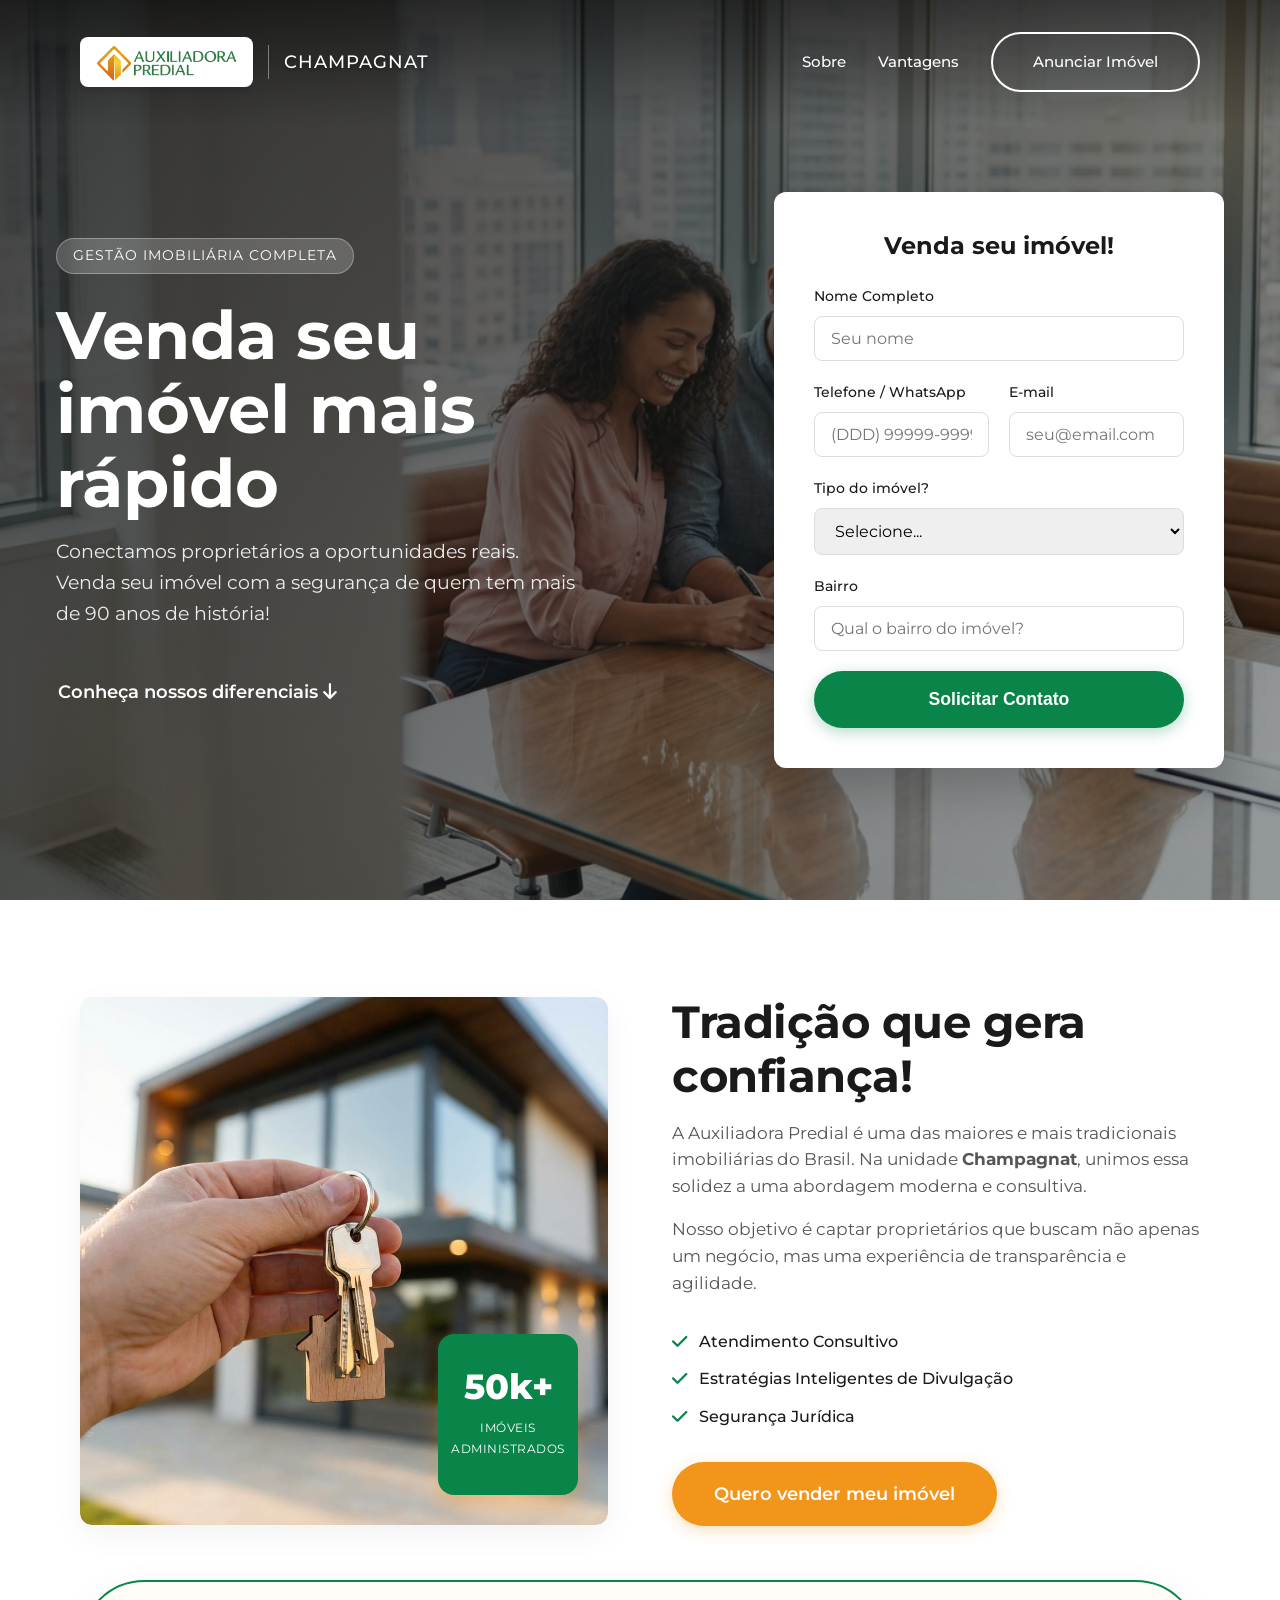
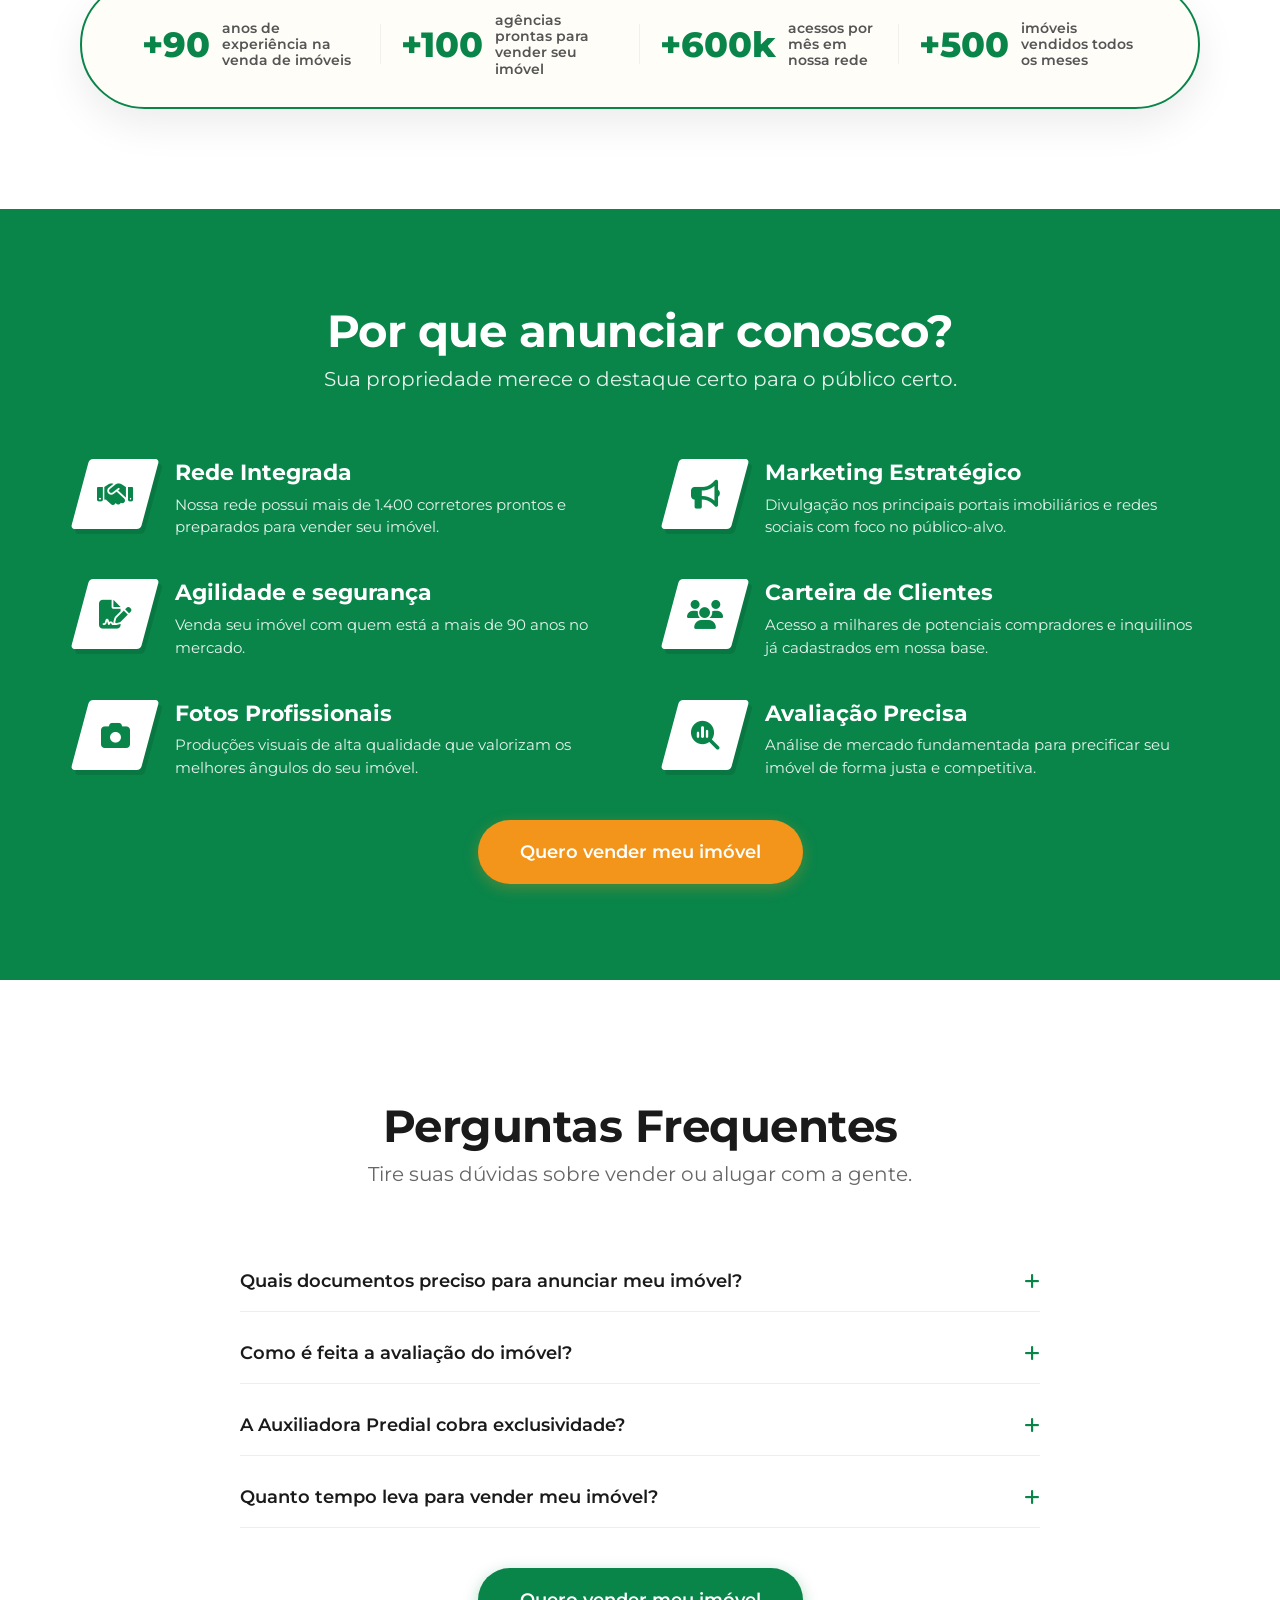
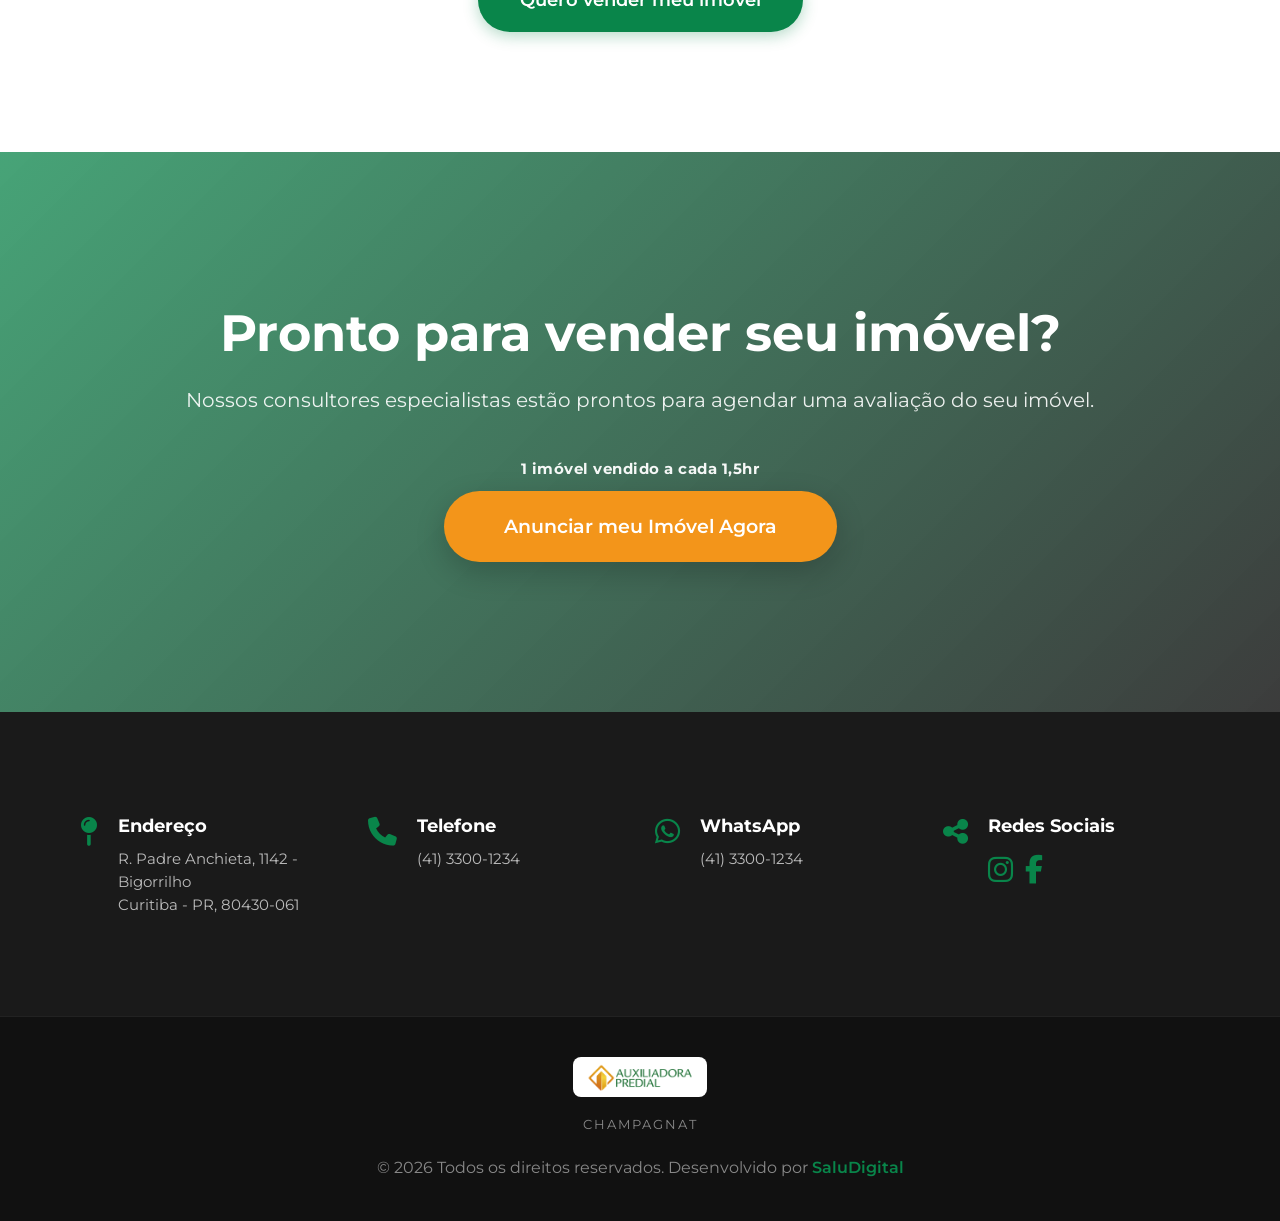
<file: index.html>
<!DOCTYPE html>
<html lang="pt-BR">

<head>
    <!-- Google Tag Manager -->
    <script>(function(w,d,s,l,i){w[l]=w[l]||[];w[l].push({'gtm.start':
    new Date().getTime(),event:'gtm.js'});var f=d.getElementsByTagName(s)[0],
    j=d.createElement(s),dl=l!='dataLayer'?'&l='+l:'';j.async=true;j.src=
    'https://www.googletagmanager.com/gtm.js?id='+i+dl;f.parentNode.insertBefore(j,f);
    })(window,document,'script','dataLayer','GTM-W7N877KW');</script>
    <!-- End Google Tag Manager -->

    <!-- Google tag (gtag.js) -->
    <script async src="https://www.googletagmanager.com/gtag/js?id=G-ZVTHMG46EH"></script>
    <script>
        window.dataLayer = window.dataLayer || [];
        function gtag() { dataLayer.push(arguments); }
        gtag('js', new Date());

        gtag('config', 'G-ZVTHMG46EH');
    </script>

    <!-- Google tag (gtag.js) -->
    <script async src="https://www.googletagmanager.com/gtag/js?id=AW-17935943430"></script>
    <script>
        window.dataLayer = window.dataLayer || [];
        function gtag() { dataLayer.push(arguments); }
        gtag('js', new Date());

        gtag('config', 'AW-17935943430');
    </script>
    <meta charset="UTF-8">
    <meta name="viewport" content="width=device-width, initial-scale=1.0">
    <title>Auxiliadora Predial Champagnat | Venda ou Alugue seu Imóvel</title>
    <meta name="description"
        content="Na unidade Champagnat, oferecemos uma gestão imobiliária completa. Venda ou alugue seu imóvel com segurança e agilidade.">
    <!-- Google Fonts -->
    <link rel="preconnect" href="https://fonts.googleapis.com">
    <link rel="preconnect" href="https://fonts.gstatic.com" crossorigin>
    <link href="https://fonts.googleapis.com/css2?family=Montserrat:wght@300;400;500;600;700&display=swap"
        rel="stylesheet">
    <link rel="stylesheet" href="style.css">
    <!-- Favicon -->
    <link rel="icon" type="image/png" href="assets/favicon.png">
    <!-- FontAwesome for Icons (using CDN) -->
    <link rel="stylesheet" href="https://cdnjs.cloudflare.com/ajax/libs/font-awesome/6.4.0/css/all.min.css">
</head>

<body>
    <!-- Google Tag Manager (noscript) -->
    <noscript><iframe src="https://www.googletagmanager.com/ns.html?id=GTM-W7N877KW"
    height="0" width="0" style="display:none;visibility:hidden"></iframe></noscript>
    <!-- End Google Tag Manager (noscript) -->
    <!-- Header -->
    <header class="header">
        <div class="container header-container">
            <div class="logo">
                <img src="assets/logo_new.png" alt="Auxiliadora Predial" class="logo-img">
                <span class="unit-name">Champagnat</span>
            </div>
            <nav class="nav">
                <a href="#sobre">Sobre</a>
                <a href="#diferenciais">Vantagens</a>
                <a href="#home" class="btn btn-outline">Anunciar Imóvel</a>
            </nav>
        </div>
    </header>

    <!-- Hero Section -->
    <section class="hero" id="home">
        <div class="overlay"></div>
        <div class="container hero-container">
            <div class="hero-content">
                <div
                    style="display: inline-flex; flex-direction: column; align-items: center; gap: 8px; margin-bottom: 25px;">
                    <span class="hero-tag" style="margin-bottom: 0;">Gestão Imobiliária Completa</span>
                </div>
                <h2 class="hero-title">Venda seu imóvel mais rápido</h2>
                <p class="hero-subtitle">Conectamos proprietários a oportunidades reais.<br>Venda seu imóvel com a
                    segurança de
                    quem tem mais<br>de 90 anos de história!</p>
                <div class="hero-buttons">
                    <a href="#diferenciais" class="btn btn-text">Conheça nossos diferenciais <i
                            class="fa-solid fa-arrow-down"></i></a>
                </div>
            </div>

            <div class="hero-form">
                <div class="contact-form-card">
                    <form id="heroLeadForm">
                        <h4>Venda seu imóvel!</h4>
                        <div class="form-group">
                            <label for="name">Nome Completo</label>
                            <input type="text" id="name" name="nome" placeholder="Seu nome" required>
                        </div>
                        <div class="form-row">
                            <div class="form-group">
                                <label for="phone">Telefone / WhatsApp</label>
                                <input type="tel" id="phone" name="telefone" placeholder="(DDD) 99999-9999" required>
                            </div>
                            <div class="form-group">
                                <label for="email">E-mail</label>
                                <input type="email" id="email" name="email" placeholder="seu@email.com" required>
                            </div>
                        </div>
                        <div class="form-group">
                            <label for="property-type">Tipo do imóvel?</label>
                            <select id="property-type" name="tipo_imovel" required>
                                <option value="">Selecione...</option>
                                <option value="apartamento">Apartamento</option>
                                <option value="casa">Casa</option>
                                <option value="sobrado">Sobrado</option>
                                <option value="terreno">Terreno</option>
                                <option value="barracao">Barracão</option>
                                <option value="outros">Outros</option>
                            </select>
                        </div>
                        <div class="form-group">
                            <label for="address">Bairro</label>
                            <input type="text" id="address" name="bairro" placeholder="Qual o bairro do imóvel?"
                                required>
                        </div>
                        <button type="submit" class="btn btn-primary full-width">Solicitar Contato</button>
                    </form>
                </div>
            </div>
        </div>
    </section>

    <!-- Stats / Intro -->
    <section class="intro" id="sobre">
        <div class="container intro-grid">
            <div class="intro-image">
                <img src="assets/keys.png" alt="Chaves da casa nova" loading="lazy">
                <div class="experience-badge">
                    <span class="number">50k+</span>
                    <span class="text">Imóveis<br>Administrados</span>
                </div>
            </div>
            <div class="intro-text">
                <h3 class="section-title">Tradição que gera confiança!</h3>
                <p>A Auxiliadora Predial é uma das maiores e mais tradicionais imobiliárias do Brasil. Na unidade
                    <strong>Champagnat</strong>, unimos essa solidez a uma abordagem moderna e consultiva.
                </p>
                <p>Nosso objetivo é captar proprietários que buscam não apenas um negócio, mas uma experiência de
                    transparência e agilidade.</p>
                <ul class="intro-list">
                    <li><i class="fa-solid fa-check"></i> Atendimento Consultivo</li>
                    <li><i class="fa-solid fa-check"></i> Estratégias Inteligentes de Divulgação</li>
                    <li><i class="fa-solid fa-check"></i> Segurança Jurídica</li>
                </ul>
                <div style="margin-top: 32px;">
                    <a href="#home" class="btn btn-orange">Quero vender meu imóvel</a>
                </div>
            </div>
        </div>
    </section>

    <!-- Stats Highlight Section -->
    <section class="stats-highlight">
        <div class="container">
            <div class="stats-bar">
                <!-- Stat 1 -->
                <div class="stat-item">
                    <div class="stat-content">
                        <span class="stat-number">+90</span>
                        <span class="stat-description">anos de experiência na venda de imóveis</span>
                    </div>
                </div>
                <!-- Stat 2 -->
                <div class="stat-item">
                    <div class="stat-content">
                        <span class="stat-number">+100</span>
                        <span class="stat-description">agências prontas para vender seu imóvel</span>
                    </div>
                </div>
                <!-- Stat 3 -->
                <div class="stat-item">
                    <div class="stat-content">
                        <span class="stat-number">+600k</span>
                        <span class="stat-description">acessos por mês em nossa rede</span>
                    </div>
                </div>
                <!-- Stat 4 -->
                <div class="stat-item">
                    <div class="stat-content">
                        <span class="stat-number">+500</span>
                        <span class="stat-description">imóveis vendidos todos os meses</span>
                    </div>
                </div>
            </div>
        </div>
    </section>

    <!-- Differentials -->
    <section class="differenciais" id="diferenciais">
        <div class="container">
            <div class="section-header text-center">
                <h3 class="section-title">Por que anunciar conosco?</h3>
                <p class="section-subtitle">Sua propriedade merece o destaque certo para o público certo.</p>
            </div>
            <div class="benefits-grid">
                <!-- Card 1 -->
                <div class="benefit-card">
                    <div class="icon-box">
                        <i class="fa-solid fa-handshake"></i>
                    </div>
                    <div class="benefit-text">
                        <h4>Rede Integrada</h4>
                        <p>Nossa rede possui mais de 1.400 corretores prontos e preparados para vender seu imóvel.</p>
                    </div>
                </div>
                <!-- Card 2 -->
                <div class="benefit-card">
                    <div class="icon-box">
                        <i class="fa-solid fa-bullhorn"></i>
                    </div>
                    <div class="benefit-text">
                        <h4>Marketing Estratégico</h4>
                        <p>Divulgação nos principais portais imobiliários e redes sociais com foco no público-alvo.</p>
                    </div>
                </div>
                <!-- Card 3 -->
                <div class="benefit-card">
                    <div class="icon-box">
                        <i class="fa-solid fa-file-signature"></i>
                    </div>
                    <div class="benefit-text">
                        <h4>Agilidade e segurança</h4>
                        <p>Venda seu imóvel com quem está a mais de 90 anos no mercado.</p>
                    </div>
                </div>
                <!-- Card 4 -->
                <div class="benefit-card">
                    <div class="icon-box">
                        <i class="fa-solid fa-users"></i>
                    </div>
                    <div class="benefit-text">
                        <h4>Carteira de Clientes</h4>
                        <p>Acesso a milhares de potenciais compradores e inquilinos já cadastrados em nossa base.</p>
                    </div>
                </div>
                <!-- Card 5 -->
                <div class="benefit-card">
                    <div class="icon-box">
                        <i class="fa-solid fa-camera"></i>
                    </div>
                    <div class="benefit-text">
                        <h4>Fotos Profissionais</h4>
                        <p>Produções visuais de alta qualidade que valorizam os melhores ângulos do seu imóvel.</p>
                    </div>
                </div>
                <!-- Card 6 -->
                <div class="benefit-card">
                    <div class="icon-box">
                        <i class="fa-solid fa-magnifying-glass-chart"></i>
                    </div>
                    <div class="benefit-text">
                        <h4>Avaliação Precisa</h4>
                        <p>Análise de mercado fundamentada para precificar seu imóvel de forma justa e competitiva.</p>
                    </div>
                </div>
            </div>
            <div style="text-align: center; margin-top: 40px;">
                <a href="#home" class="btn btn-orange">Quero vender meu imóvel</a>
            </div>
        </div>
    </section>



    <!-- FAQ Section -->
    <section class="faq-section" id="faq">
        <div class="container">
            <div class="section-header text-center">
                <h3 class="section-title">Perguntas Frequentes</h3>
                <p class="section-subtitle">Tire suas dúvidas sobre vender ou alugar com a gente.</p>
            </div>

            <div class="faq-grid">
                <div class="faq-item">
                    <button class="faq-question">
                        <span>Quais documentos preciso para anunciar meu imóvel?</span>
                        <i class="fa-solid fa-plus"></i>
                    </button>
                    <div class="faq-answer">
                        <div class="answer-content">
                            <p>Precisamos apenas do comprovante de endereço e RG/CPF do proprietário.<br>
                                Referente ao imóvel solicitamos a matrícula atualizada do imóvel e certidões negativas.
                            </p>
                        </div>
                    </div>
                </div>

                <div class="faq-item">
                    <button class="faq-question">
                        <span>Como é feita a avaliação do imóvel?</span>
                        <i class="fa-solid fa-plus"></i>
                    </button>
                    <div class="faq-answer">
                        <div class="answer-content">
                            <p>Nossos corretores especialistas realizam uma análise comparativa de mercado, considerando
                                localização, metro quadrado, estado de conservação e preços de imóveis similares na
                                região para sugerir o valor ideal.</p>
                        </div>
                    </div>
                </div>

                <div class="faq-item">
                    <button class="faq-question">
                        <span>A Auxiliadora Predial cobra exclusividade?</span>
                        <i class="fa-solid fa-plus"></i>
                    </button>
                    <div class="faq-answer">
                        <div class="answer-content">
                            <p>Trabalhamos preferencialmente com exclusividade para garantir um plano de marketing
                                dedicado e maior segurança, mas analisamos cada caso individualmente. A exclusividade
                                aumenta significativamente a velocidade da venda.</p>
                        </div>
                    </div>
                </div>

                <div class="faq-item">
                    <button class="faq-question">
                        <span>Quanto tempo leva para vender meu imóvel?</span>
                        <i class="fa-solid fa-plus"></i>
                    </button>
                    <div class="faq-answer">
                        <div class="answer-content">
                            <p>O tempo varia conforme o mercado e o preço do imóvel. No entanto, imóveis avaliados
                                corretamente e com boas fotos costumam receber propostas nas primeiras semanas de
                                divulgação.</p>
                        </div>
                    </div>
                </div>
            </div>
            <div style="text-align: center; margin-top: 40px;">
                <a href="#home" class="btn btn-primary">Quero vender meu imóvel</a>
            </div>
        </div>
    </section>



    <!-- CTA Section -->
    <section class="cta-section">
        <div class="overlay"></div>
        <div class="container cta-content">
            <h3>Pronto para vender seu imóvel?</h3>
            <p>Nossos consultores especialistas estão prontos para agendar uma avaliação do seu imóvel.</p>
            <div class="cta-stats">
                <span>1 imóvel vendido a cada 1,5hr</span>
            </div>
            <div class="cta-button">
                <a href="#home" class="btn btn-orange">Anunciar meu Imóvel Agora</a>
            </div>
        </div>
    </section>

    <!-- Info Section -->
    <section class="contact" id="contato">
        <div class="container">
            <div class="info-grid">
                <div class="info-item">
                    <i class="fa-solid fa-map-pin"></i>
                    <div>
                        <strong>Endereço</strong>
                        <p>R. Padre Anchieta, 1142 - Bigorrilho<br>Curitiba - PR, 80430-061</p>
                    </div>
                </div>
                <div class="info-item">
                    <i class="fa-solid fa-phone"></i>
                    <div>
                        <strong>Telefone</strong>
                        <p><a href="tel:+554133001234" class="contact-link">(41) 3300-1234</a></p>
                    </div>
                </div>
                <div class="info-item">
                    <i class="fa-brands fa-whatsapp"></i>
                    <div>
                        <strong>WhatsApp</strong>
                        <p><a href="https://wa.me/554133001234" target="_blank" class="contact-link">(41) 3300-1234</a></p>
                    </div>
                </div>
                <div class="info-item">
                    <i class="fa-solid fa-share-nodes"></i>
                    <div>
                        <strong>Redes Sociais</strong>
                        <div class="footer-social-links">
                            <a href="https://www.instagram.com/auxiliadora.champagnat/" target="_blank"><i
                                    class="fa-brands fa-instagram"></i></a>
                            <a href="https://www.facebook.com/people/Auxiliadora-Predial-Champagnat/61587397673384" target="_blank"><i
                                    class="fa-brands fa-facebook-f"></i></a>
                        </div>
                    </div>
                </div>
            </div>
        </div>
    </section>

    <!-- Footer -->
    <footer class="footer">
        <div class="container footer-content">
            <div class="footer-brand">
                <img src="assets/logo_new.png" alt="Auxiliadora Predial" class="footer-logo-img">
                <span>Champagnat</span>
                <p>&copy; 2026 Todos os direitos reservados. Desenvolvido por <a href="https://saludigital.com.br/"
                        target="_blank" class="developer-link">SaluDigital</a></p>
            </div>
            <div class="footer-links">
                <!-- Additional links could go here -->
            </div>
        </div>
    </footer>

    <script src="script.js"></script>
</body>

</html>
</file>
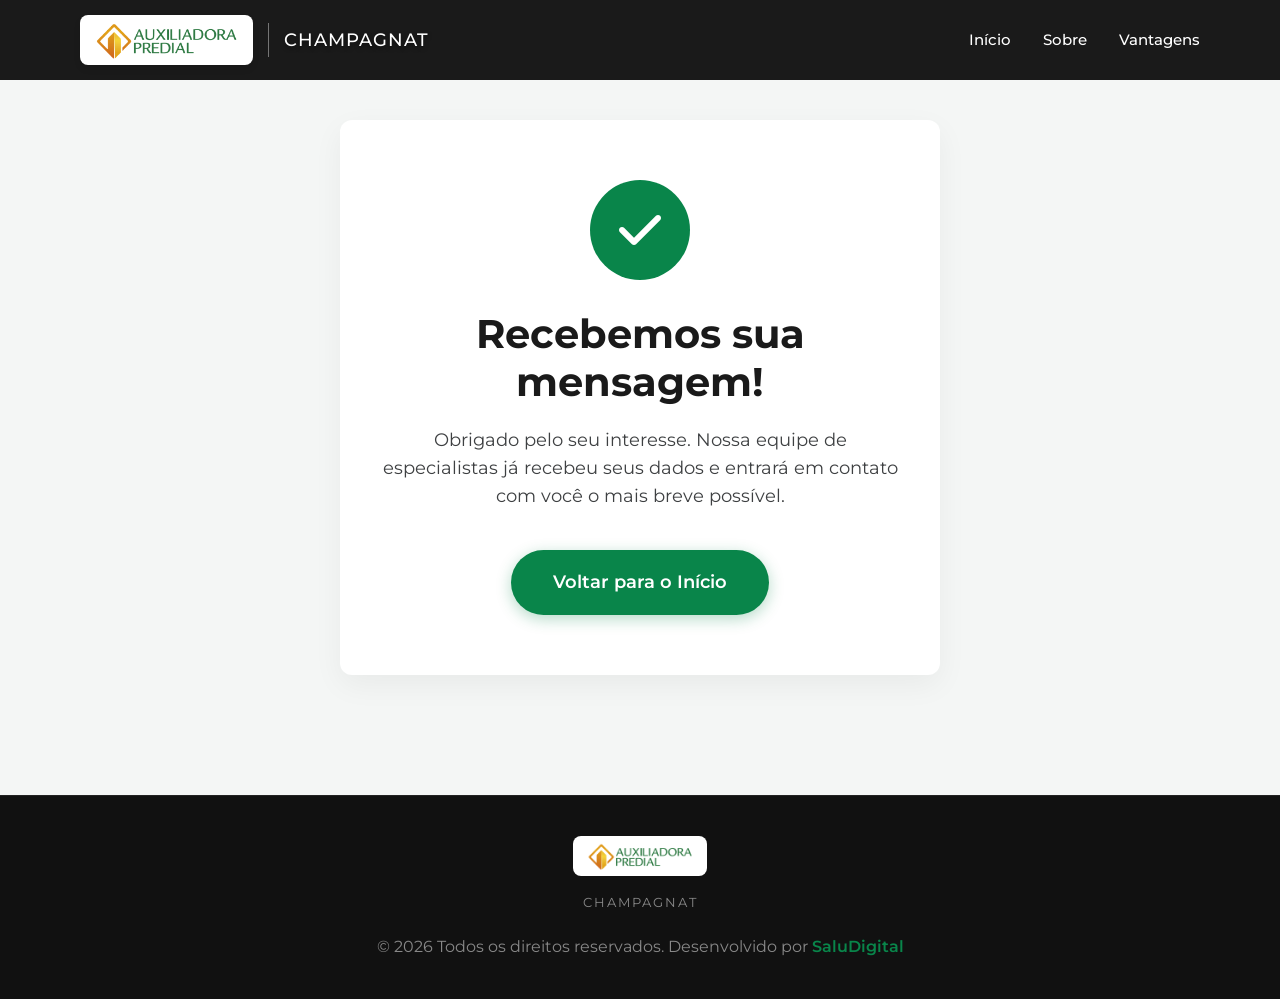
<file: obrigado.html>
<!DOCTYPE html>
<html lang="pt-BR">

<head>
    <!-- Google Tag Manager -->
    <script>(function(w,d,s,l,i){w[l]=w[l]||[];w[l].push({'gtm.start':
    new Date().getTime(),event:'gtm.js'});var f=d.getElementsByTagName(s)[0],
    j=d.createElement(s),dl=l!='dataLayer'?'&l='+l:'';j.async=true;j.src=
    'https://www.googletagmanager.com/gtm.js?id='+i+dl;f.parentNode.insertBefore(j,f);
    })(window,document,'script','dataLayer','GTM-W7N877KW');</script>
    <!-- End Google Tag Manager -->

    <!-- Google tag (gtag.js) -->
    <script async src="https://www.googletagmanager.com/gtag/js?id=G-ZVTHMG46EH"></script>
    <script>
        window.dataLayer = window.dataLayer || [];
        function gtag() { dataLayer.push(arguments); }
        gtag('js', new Date());

        gtag('config', 'G-ZVTHMG46EH');
    </script>

    <!-- Google tag (gtag.js) -->
    <script async src="https://www.googletagmanager.com/gtag/js?id=AW-17935943430"></script>
    <script>
        window.dataLayer = window.dataLayer || [];
        function gtag() { dataLayer.push(arguments); }
        gtag('js', new Date());

        gtag('config', 'AW-17935943430');
    </script>
    <meta charset="UTF-8">
    <meta name="viewport" content="width=device-width, initial-scale=1.0">
    <title>Obrigado! | Auxiliadora Predial Champagnat</title>
    <meta name="description" content="Obrigado por seu contato. Em breve nossa equipe entrará em contato com você.">
    <!-- Google Fonts -->
    <link rel="preconnect" href="https://fonts.googleapis.com">
    <link rel="preconnect" href="https://fonts.gstatic.com" crossorigin>
    <link href="https://fonts.googleapis.com/css2?family=Montserrat:wght@300;400;500;600;700&display=swap" rel="stylesheet">
    <link rel="stylesheet" href="style.css">
    <!-- Favicon -->
    <link rel="icon" type="image/png" href="assets/favicon.png">
    <!-- FontAwesome for Icons (using CDN) -->
    <link rel="stylesheet" href="https://cdnjs.cloudflare.com/ajax/libs/font-awesome/6.4.0/css/all.min.css">

    <style>
        .thanks-section {
            min-height: 80vh;
            display: flex;
            align-items: center;
            justify-content: center;
            text-align: center;
            padding: 120px 20px;
            background-color: var(--light-bg);
            position: relative;
            overflow: hidden;
        }

        .thanks-card {
            background: var(--white);
            padding: 60px 40px;
            border-radius: var(--border-radius);
            box-shadow: var(--shadow-soft);
            max-width: 600px;
            width: 100%;
            z-index: 2;
            animation: slideUp 0.8s ease-out;
        }

        @keyframes slideUp {
            from { opacity: 0; transform: translateY(30px); }
            to { opacity: 1; transform: translateY(0); }
        }

        .success-icon {
            width: 100px;
            height: 100px;
            background-color: var(--primary);
            color: var(--white);
            border-radius: 50%;
            display: flex;
            align-items: center;
            justify-content: center;
            font-size: 3rem;
            margin: 0 auto 30px auto;
            position: relative;
            animation: pulse 2s infinite;
        }

        @keyframes pulse {
            0% { box-shadow: 0 0 0 0 rgba(9, 133, 74, 0.4); }
            70% { box-shadow: 0 0 0 20px rgba(9, 133, 74, 0); }
            100% { box-shadow: 0 0 0 0 rgba(9, 133, 74, 0); }
        }

        .thanks-title {
            font-size: 2.5rem;
            color: var(--dark);
            margin-bottom: 20px;
        }

        .thanks-message {
            font-size: 1.1rem;
            color: var(--gray-text);
            margin-bottom: 40px;
            line-height: 1.6;
        }

        .back-home {
            text-decoration: none;
            display: inline-block;
        }

        /* Adjust header for subpages */
        .header {
            background: var(--dark);
            padding: 15px 0;
        }
        
        .header.scrolled {
           background: var(--dark);
        }

        @media (max-width: 768px) {
            .thanks-title { font-size: 2rem; }
            .thanks-card { padding: 40px 20px; }
        }
    </style>
</head>

<body>
    <!-- Google Tag Manager (noscript) -->
    <noscript><iframe src="https://www.googletagmanager.com/ns.html?id=GTM-W7N877KW"
    height="0" width="0" style="display:none;visibility:hidden"></iframe></noscript>
    <!-- End Google Tag Manager (noscript) -->

    <!-- Header -->
    <header class="header">
        <div class="container header-container">
            <div class="logo">
                <a href="index.html" style="display: flex; align-items: center; gap: 15px;">
                    <img src="assets/logo_new.png" alt="Auxiliadora Predial" class="logo-img">
                    <span class="unit-name">Champagnat</span>
                </a>
            </div>
            <nav class="nav">
                <a href="index.html">Início</a>
                <a href="index.html#sobre">Sobre</a>
                <a href="index.html#diferenciais">Vantagens</a>
            </nav>
        </div>
    </header>

    <main>
        <section class="thanks-section">
            <div class="thanks-card">
                <div class="success-icon">
                    <i class="fa-solid fa-check"></i>
                </div>
                <h1 class="thanks-title">Recebemos sua mensagem!</h1>
                <p class="thanks-message">
                    Obrigado pelo seu interesse. Nossa equipe de especialistas já recebeu seus dados e entrará em contato com você o mais breve possível.
                </p>
                <a href="index.html" class="btn btn-primary back-home">Voltar para o Início</a>
            </div>
        </section>
    </main>

    <!-- Footer -->
    <footer class="footer">
        <div class="container footer-content">
            <div class="footer-brand">
                <img src="assets/logo_new.png" alt="Auxiliadora Predial" class="footer-logo-img">
                <span>Champagnat</span>
                <p>&copy; 2026 Todos os direitos reservados. Desenvolvido por <a href="https://saludigital.com.br/"
                        target="_blank" class="developer-link">SaluDigital</a></p>
            </div>
            <div class="footer-links">
                <!-- Additional links could go here -->
            </div>
        </div>
    </footer>

    <script src="script.js"></script>
</body>

</html>
</file>
<file: style.css>
/* CSS Variables & Reset */
:root {
    --primary: #09854A;
    --primary-hover: #076d3c;
    --secondary: #F3951A;
    --dark: #1A1A1A;
    --gray-text: #3E4042;
    --light-bg: #F4F6F5;
    --white: #FFFFFF;
    --border-color: #E0E0E0;

    --font-main: 'Montserrat', sans-serif;

    --spacing-xs: 8px;
    --spacing-sm: 16px;
    --spacing-md: 32px;
    --spacing-lg: 64px;
    --spacing-xl: 96px;

    --border-radius: 12px;
    --shadow-soft: 0 10px 30px rgba(0, 0, 0, 0.05);
    --shadow-hover: 0 15px 40px rgba(0, 0, 0, 0.1);
}

* {
    margin: 0;
    padding: 0;
    box-sizing: border-box;
}

html {
    scroll-behavior: smooth;
    font-size: 16px;
}

body {
    font-family: var(--font-main);
    color: var(--gray-text);
    background-color: var(--white);
    line-height: 1.6;
    -webkit-font-smoothing: antialiased;
}

img {
    max-width: 100%;
    height: auto;
    display: block;
}

a {
    text-decoration: none;
    color: inherit;
    transition: all 0.3s ease;
}

ul {
    list-style: none;
}

.container {
    width: 90%;
    max-width: 1200px;
    margin: 0 auto;
    padding: 0 var(--spacing-sm);
}

/* Typography */
h1,
h2,
h3,
h4,
h5 {
    color: var(--dark);
    font-weight: 700;
    line-height: 1.2;
}

.section-title {
    font-size: 2.8rem;
    margin-bottom: 4px;
    letter-spacing: -0.5px;
}

.section-subtitle {
    font-size: 1.25rem;
    color: #666;
    max-width: 700px;
    margin: 0 auto;
}

/* Buttons */
.btn {
    display: inline-block;
    padding: 16px 40px;
    border-radius: 50px;
    font-weight: 600;
    font-size: 1.1rem;
    cursor: pointer;
    text-align: center;
    border: 2px solid transparent;
}

.btn-primary {
    background-color: var(--primary);
    color: var(--white);
    box-shadow: 0 4px 15px rgba(9, 133, 74, 0.3);
}

.btn-primary:hover {
    background-color: var(--primary-hover);
    transform: translateY(-2px);
    box-shadow: 0 8px 20px rgba(9, 133, 74, 0.4);
}

.btn-orange {
    background-color: #F3951A;
    color: #FFFFFF;
    box-shadow: 0 4px 15px rgba(243, 149, 26, 0.3);
}

.btn-orange:hover {
    background-color: #D58317;
    transform: translateY(-2px);
    box-shadow: 0 8px 20px rgba(243, 149, 26, 0.4);
}

.btn-outline {
    border-color: var(--white);
    color: var(--white);
}

.btn-outline:hover {
    background-color: var(--white);
    color: var(--dark);
}

.btn-text {
    color: var(--white);
    background: transparent;
    padding: 14px 20px;
}

.btn-text:hover {
    color: var(--primary);
}

.btn-white {
    background-color: var(--white);
    color: var(--primary);
    box-shadow: 0 4px 15px rgba(0, 0, 0, 0.1);
}

.btn-white:hover {
    background-color: #f9f9f9;
    color: var(--primary-hover);
    transform: translateY(-2px);
    box-shadow: 0 8px 20px rgba(0, 0, 0, 0.15);
}

.full-width {
    width: 100%;
}

/* Header */
.header {
    position: fixed;
    top: 0;
    left: 0;
    width: 100%;
    padding: var(--spacing-md) 0;
    z-index: 1000;
    transition: all 0.3s ease;
    background: linear-gradient(to bottom, rgba(0, 0, 0, 0.5), transparent);
}

.header.scrolled {
    background: rgba(26, 26, 26, 0.95);
    padding: 5px 0;
    box-shadow: 0 5px 20px rgba(0, 0, 0, 0.1);
    backdrop-filter: blur(10px);
}

.header.scrolled .logo-img {
    height: 30px;
    padding: 3px 8px;
}

.header-container {
    display: flex;
    justify-content: space-between;
    align-items: center;
}


.logo {
    display: flex;
    align-items: center;
    gap: 15px;
}

.logo-img {
    height: 50px;
    width: auto;
    background-color: #fff;
    /* Ensure contrast for the green/orange logo */
    padding: 6px 12px;
    border-radius: 8px;
    box-shadow: 0 4px 6px rgba(0, 0, 0, 0.1);
}

.unit-name {
    color: var(--white);
    font-size: 1.1rem;
    font-weight: 500;
    text-transform: uppercase;
    letter-spacing: 1px;
    text-shadow: 0 2px 4px rgba(0, 0, 0, 0.5);
    border-left: 1px solid rgba(255, 255, 255, 0.4);
    padding-left: 15px;
    height: 34px;
    display: flex;
    align-items: center;
}

.nav {
    display: flex;
    gap: var(--spacing-md);
    align-items: center;
}

.nav a {
    color: var(--white);
    font-weight: 500;
    font-size: 0.95rem;
}

.nav a:not(.btn):hover {
    color: var(--primary);
}

/* Hero Section */
.hero {
    min-height: 100vh;
    background-image: url('assets/hero_generated.png');
    background-size: cover;
    background-position: center;
    position: relative;
    display: flex;
    align-items: center;
    color: var(--white);
    padding: 120px 0 60px 0;
}

.overlay {
    position: absolute;
    top: 0;
    left: 0;
    width: 100%;
    height: 100%;
    background: linear-gradient(135deg, rgba(26, 26, 26, 0.85) 0%, rgba(26, 26, 26, 0.4) 100%);
    z-index: 1;
}

.hero-container {
    display: flex;
    justify-content: space-between;
    align-items: center;
    gap: 60px;
    position: relative;
    z-index: 2;
    width: 100%;
}

.hero-content {
    flex: 1;
    max-width: 600px;
}

.hero-form {
    flex: 0 0 450px;
}

.hero-form .contact-form-card {
    margin: 0;
}

.hero-tag {
    display: inline-block;
    padding: 6px 16px;
    background-color: rgba(255, 255, 255, 0.2);
    backdrop-filter: blur(10px);
    border-radius: 20px;
    font-size: 0.85rem;
    text-transform: uppercase;
    letter-spacing: 1px;
    margin-bottom: var(--spacing-sm);
    border: 1px solid rgba(255, 255, 255, 0.3);
}

.hero-title {
    font-size: 4.2rem;
    color: var(--white);
    margin-bottom: var(--spacing-sm);
    line-height: 1.1;
    font-weight: 700;
}

.hero-subtitle {
    font-size: 1.2rem;
    opacity: 0.9;
    margin-bottom: var(--spacing-md);
    max-width: 600px;
}

.hero-buttons {
    display: flex;
    gap: var(--spacing-sm);
    align-items: center;
}

.hero-buttons .btn-text {
    padding-left: 0;
    font-size: 1.15rem;
}

/* Intro Section */
.intro {
    padding: var(--spacing-xl) 0 var(--spacing-lg) 0;
    background-color: var(--white);
}

.intro-grid {
    display: grid;
    grid-template-columns: 1fr 1fr;
    gap: var(--spacing-lg);
    align-items: center;
}

.intro-image {
    position: relative;
    border-radius: var(--border-radius);
    overflow: hidden;
    box-shadow: var(--shadow-soft);
}

.intro-image img {
    border-radius: var(--border-radius);
    transition: transform 0.5s ease;
}

.intro-image:hover img {
    transform: scale(1.03);
}

.experience-badge {
    position: absolute;
    bottom: 30px;
    right: 30px;
    background-color: var(--primary);
    color: var(--white);
    padding: 35px 15px;
    border-radius: 16px;
    text-align: center;
    box-shadow: 0 10px 20px rgba(247, 147, 29, 0.3);
    display: flex;
    flex-direction: column;
    align-items: center;
    justify-content: center;
    gap: 12px;
    max-width: 140px;
    width: 100%;
}

.experience-badge .number {
    display: block;
    font-size: 2.2rem;
    font-weight: 800;
    line-height: 1;
}

.experience-badge .text {
    font-size: 0.75rem;
    text-transform: uppercase;
    letter-spacing: 0.5px;
    line-height: 1.8;
}

.intro-text h3 {
    margin-bottom: var(--spacing-sm);
}

.intro-text p {
    margin-bottom: var(--spacing-sm);
    color: #555;
    font-size: 1.05rem;
}

.intro-list {
    margin-top: var(--spacing-md);
}

.intro-list li {
    display: flex;
    align-items: center;
    gap: 12px;
    margin-bottom: 12px;
    font-weight: 500;
    color: var(--dark);
}

.intro-list i {
    color: var(--primary);
    font-size: 1.1rem;
}

/* Stats Highlight Section */
.stats-highlight {
    padding: 20px 0 100px 0;
    margin-top: -30px;
    /* Overlap slightly with intro */
    position: relative;
    z-index: 5;
}

.stats-bar {
    background-color: #FFFDF8;
    /* Creamy white background similar to image */
    border-radius: 100px;
    padding: 30px 40px;
    display: flex;
    justify-content: space-between;
    align-items: center;
    box-shadow: 0 15px 40px rgba(0, 0, 0, 0.08);
    border: 2px solid var(--primary);
}

.stat-item {
    display: flex;
    flex-direction: column;
    gap: 8px;
    flex: 1;
    position: relative;
    padding: 0 20px;
}

.stat-item:not(:last-child)::after {
    content: '';
    position: absolute;
    right: 0;
    top: 50%;
    transform: translateY(-50%);
    width: 1px;
    height: 40px;
    background-color: rgba(0, 0, 0, 0.05);
}

.stat-badge {
    color: var(--primary);
    font-size: 0.8rem;
    font-weight: 600;
    text-transform: uppercase;
    letter-spacing: 0.5px;
    display: block;
    margin-bottom: 2px;
}

.stat-content {
    display: flex;
    align-items: center;
    gap: 12px;
}

.stat-number {
    font-size: 2.2rem;
    font-weight: 800;
    color: #0c1c38;
    /* Dark navy for contrast, or I can use Green */
    color: var(--primary);
    line-height: 1;
}

.stat-description {
    font-size: 0.85rem;
    color: #555;
    font-weight: 600;
    line-height: 1.2;
    max-width: 150px;
}

@media (max-width: 1024px) {
    .stats-bar {
        border-radius: 30px;
        flex-wrap: wrap;
        padding: 40px;
        gap: 30px;
    }

    .stat-item {
        flex: 0 0 calc(50% - 15px);
        padding: 0;
    }

    .stat-item:after {
        display: none;
    }
}

@media (max-width: 600px) {
    .stat-item {
        flex: 0 0 100%;
        text-align: center;
    }

    .stat-content {
        justify-content: center;
    }

    .stats-bar {
        border-radius: 20px;
        margin: 0 10px;
    }
}

/* Differentials */
.differenciais {
    padding: var(--spacing-xl) 0 var(--spacing-xl) 0;
    background-color: var(--primary);
    color: var(--white);
}

.differenciais .section-title,
.differenciais .section-subtitle {
    color: var(--white);
}

.differenciais .section-subtitle {
    opacity: 0.9;
}

.differenciais .section-header {
    text-align: center;
    margin-bottom: var(--spacing-lg);
}

.benefits-grid {
    display: grid;
    grid-template-columns: repeat(auto-fit, minmax(400px, 1fr));
    /* Wider generic column */
    gap: 40px 60px;
    /* Vertical gap, Horizontal gap */
}

.benefit-card {
    background: transparent;
    padding: 0;
    box-shadow: none;
    border-radius: 0;
    border: none;
    display: flex;
    align-items: flex-start;
    gap: 25px;
    transition: transform 0.3s ease;
}

.benefit-card:hover {
    transform: translateY(-5px);
    box-shadow: none;
    border-bottom: none;
}

.icon-box {
    width: 70px;
    height: 70px;
    background-color: var(--white);
    border-radius: 4px;
    display: flex;
    align-items: center;
    justify-content: center;
    margin-bottom: 0;
    color: var(--primary);
    font-size: 1.8rem;
    flex-shrink: 0;
    transition: all 0.3s ease;

    /* Geometric skew effect */
    transform: skewX(-15deg);
    box-shadow: 5px 5px 0px rgba(0, 0, 0, 0.1);
}

.benefit-card:hover .icon-box {
    background-color: var(--white);
    color: var(--primary-hover);
    /* Darker green for hover */
    transform: skewX(-15deg) scale(1.05);
}

/* Un-skew the icon itself so it looks straight */
.icon-box i {
    transform: skewX(15deg);
}

.benefit-text {
    flex: 1;
}

.benefit-card h4 {
    margin-bottom: 8px;
    font-size: 1.4rem;
    color: var(--white);
    font-weight: 700;
}

.benefit-card p {
    color: rgba(255, 255, 255, 0.9);
    font-size: 0.95rem;
    line-height: 1.5;
}

@media (max-width: 768px) {
    .benefits-grid {
        grid-template-columns: 1fr;
        gap: 30px;
    }

    .benefit-card {
        align-items: flex-start;
    }
}

.differenciais .btn-white {
    background-color: var(--white);
    color: var(--primary);
    border: none;
    box-shadow: 0 4px 15px rgba(0, 0, 0, 0.1);
}

.differenciais .btn-white:hover {
    background-color: #f9f9f9;
    color: var(--primary-hover);
    transform: translateY(-2px);
    box-shadow: 0 8px 20px rgba(0, 0, 0, 0.15);
}

/* Lifestyle / Gallery */
.lifestyle {
    padding: var(--spacing-lg) 0 120px 0;
}

.lifestyle-content {
    text-align: center;
}

.lifestyle-content p {
    max-width: 600px;
    margin: 0 auto var(--spacing-lg) auto;
}

.gallery-grid {
    display: grid;
    grid-template-columns: repeat(auto-fit, minmax(300px, 1fr));
    gap: 20px;
    padding: 0 20px;
}

.gallery-item {
    position: relative;
    border-radius: var(--border-radius);
    overflow: hidden;
    height: 350px;
    width: 100%;
    cursor: pointer;
    box-shadow: var(--shadow-soft);
}

.gallery-item img {
    width: 100%;
    height: 100%;
    object-fit: cover;
    transition: transform 0.5s ease;
}

.gallery-item:hover img {
    transform: scale(1.1);
}

.gallery-item::after {
    content: '';
    position: absolute;
    top: 0;
    left: 0;
    width: 100%;
    height: 100%;
    background: linear-gradient(to top, rgba(0, 0, 0, 0.7), transparent);
    opacity: 0.8;
}

.gallery-caption {
    position: absolute;
    bottom: 20px;
    left: 20px;
    color: var(--white);
    font-size: 1.2rem;
    font-weight: 600;
    text-shadow: 0 2px 5px rgba(0, 0, 0, 0.5);
    z-index: 2;
    transform: translateY(0);
    transition: transform 0.3s ease;
}

.gallery-item:hover .gallery-caption {
    transform: translateY(-5px);
}

/* Contact Section */
/* CTA Section */
.cta-section {
    padding: 150px 0;
    background-image: url('assets/hero_generated.png');
    background-size: cover;
    background-position: center;
    background-attachment: fixed;
    position: relative;
    color: var(--white);
    text-align: center;
    overflow: hidden;
}

.cta-section .overlay {
    background: linear-gradient(135deg, rgba(9, 133, 74, 0.75) 0%, rgba(26, 26, 26, 0.85) 100%);
    backdrop-filter: blur(3px);
    position: absolute;
    top: 0;
    left: 0;
    width: 100%;
    height: 100%;
    z-index: 1;
}

.cta-content {
    position: relative;
    z-index: 2;
    max-width: 1000px;
    margin: 0 auto;
}

.cta-content h3 {
    color: var(--white);
    font-size: 3.2rem;
    margin-bottom: 20px;
    font-weight: 700;
    line-height: 1.2;
    white-space: nowrap;
}

@media (max-width: 768px) {
    .cta-content h3 {
        font-size: 2.2rem;
        white-space: normal;
    }
}

.cta-content p {
    font-size: 1.25rem;
    margin-bottom: 40px;
    opacity: 0.9;
    font-weight: 400;
}

.cta-stats {
    margin-bottom: 10px;
}

.cta-stats span {
    display: inline-block;
    font-size: 0.95rem;
    font-weight: 700;
    color: var(--white);
    letter-spacing: 0.5px;
    opacity: 0.95;
}

.cta-button .btn {
    padding: 20px 60px;
    font-size: 1.2rem;
    box-shadow: 0 10px 30px rgba(0, 0, 0, 0.2);
    border: none;
}

.cta-button .btn:hover {
    transform: translateY(-5px);
    box-shadow: 0 15px 40px rgba(0, 0, 0, 0.3);
}

/* Contact Section */
.contact {
    padding: 100px 0;
    background-color: var(--dark);
    color: var(--white);
}

/* Pattern overlay for contact info */
.contact::before {
    content: '';
    position: absolute;
    top: 0;
    left: 0;
    width: 100%;
    height: 100%;
    background: radial-gradient(circle at 90% 10%, rgba(9, 133, 74, 0.05) 0%, transparent 50%);
    pointer-events: none;
}

.info-grid {
    display: grid;
    grid-template-columns: repeat(4, 1fr);
    gap: 30px;
    text-align: left;
}

.info-item {
    display: flex;
    gap: 20px;
}

.info-item i {
    font-size: 1.8rem;
    color: var(--primary);
    margin-top: 5px;
}

.info-item strong {
    display: block;
    font-size: 1.1rem;
    margin-bottom: 8px;
    color: var(--white);
}

.info-item p {
    color: rgba(255, 255, 255, 0.7);
    font-size: 0.95rem;
    line-height: 1.5;
}

.contact-link {
    transition: color 0.3s ease;
}

.contact-link:hover {
    color: var(--primary);
    text-decoration: underline;
}

.footer-social-links {
    display: flex;
    gap: 12px;
    margin-top: 10px;
}

.footer-social-links a {
    width: auto;
    height: auto;
    border-radius: 0;
    background-color: transparent;
    display: flex;
    align-items: center;
    justify-content: center;
    color: var(--white);
    font-size: 1.5rem;
    border: none;
    transition: all 0.3s ease;
}

.footer-social-links a:hover {
    background-color: var(--primary);
    border-color: var(--primary);
    transform: translateY(-3px);
}

.contact-form-card {
    background-color: var(--white);
    padding: 40px;
    border-radius: var(--border-radius);
    color: var(--dark);
    box-shadow: 0 20px 50px rgba(0, 0, 0, 0.2);
}

.contact-form-card h4 {
    font-size: 1.5rem;
    margin-bottom: 24px;
    text-align: center;
}

.form-group {
    margin-bottom: 20px;
}

.form-row {
    display: grid;
    grid-template-columns: 1fr 1fr;
    gap: 20px;
}

label {
    display: block;
    margin-bottom: 8px;
    font-weight: 500;
    font-size: 0.9rem;
    color: var(--dark);
}

input,
select,
textarea {
    width: 100%;
    padding: 12px 16px;
    border: 1px solid #ddd;
    border-radius: 8px;
    font-family: inherit;
    font-size: 1rem;
    transition: border-color 0.3s;
}

input:focus,
select:focus,
textarea:focus {
    outline: none;
    border-color: var(--primary);
    box-shadow: 0 0 0 3px rgba(247, 147, 29, 0.1);
}

/* Footer */
.footer {
    background-color: #111;
    color: #888;
    padding: 40px 0;
    border-top: 1px solid #222;
    text-align: center;
}

.footer-logo-img {
    height: 40px;
    width: auto;
    background-color: #fff;
    padding: 6px 12px;
    border-radius: 8px;
    display: inline-block;
    margin-bottom: 10px;
}

.footer-brand span {
    display: block;
    font-size: 0.8rem;
    text-transform: uppercase;
    letter-spacing: 2px;
    margin-bottom: 20px;
}

/* Responsive */
@media (max-width: 900px) {
    .header-container {
        flex-direction: column;
        gap: 20px;
    }

    .logo {
        justify-content: center;
        width: 100%;
    }

    .logo-img {
        height: 35px;
        padding: 4px 10px;
    }



    /* Hide entire nav (links + button) on mobile */
    .nav {
        display: none;
    }

    /* Hide secondary hero button on mobile */
    .hero-buttons .btn-text {
        display: none;
    }

    .hero-buttons {
        justify-content: center;
    }

    .hero-title {
        font-size: 2.5rem;
    }

    .section-title {
        font-size: 2.2rem;
    }

    .intro-grid,
    .contact-wrapper {
        grid-template-columns: 1fr;
    }

    .form-row {
        grid-template-columns: 1fr;
        gap: 0;
    }

    .contact-form-card {
        padding: 30px 20px;
    }

    .header {
        position: relative;
        background: #1a1a1a;
        padding: 20px 0;
    }

    .hero {
        padding-top: 30px;
    }

    .hero-container {
        flex-direction: column-reverse;
        gap: 40px;
        text-align: center;
        padding-top: 10px;
    }

    .hero-content {
        max-width: 100%;
    }

    .hero-form {
        flex: 1;
        width: 100%;
        max-width: 500px;
        text-align: left;
    }

    .contact-form-card h4 {
        text-align: left;
    }

    .info-grid {
        grid-template-columns: 1fr;
        gap: 20px;
    }
}

.developer-link {
    color: var(--primary);
    text-decoration: none;
    font-weight: 600;
    transition: color 0.3s ease;
}

.developer-link:hover {
    color: var(--white);
    text-decoration: underline;
}

/* Testimonials Section */
.testimonials {
    padding: 120px 0;
    background-color: var(--light-bg);
}

.testimonials .section-header {
    text-align: center;
    margin-bottom: 80px;
    /* Increased spacing */
    max-width: 800px;
    margin-left: auto;
    margin-right: auto;
}


.testimonials-wrapper {
    position: relative;
    max-width: 1100px;
    margin: 0 auto;
    display: flex;
    align-items: center;
}

.testimonials-track-container {
    overflow: hidden;
    width: 100%;
}

.testimonials-track {
    display: flex;
    gap: 20px;
    transition: transform 0.4s ease-in-out;
}

.testimonial-card {
    flex: 0 0 calc(33.333% - 14px);
    /* Show 3 items minus gap */
    background: var(--white);
    padding: 30px;
    border-radius: var(--border-radius);
    box-shadow: var(--shadow-soft);
    display: flex;
    flex-direction: column;
    height: 100%;
    /* Ensure uniform height */
}

.stars {
    color: #FFD700;
    font-size: 0.9rem;
    margin-bottom: 15px;
}

.testimonial-text {
    flex: 1;
    font-size: 0.95rem;
    font-style: italic;
    color: #555;
    margin-bottom: 20px;
    line-height: 1.6;
}

.author-info strong {
    display: block;
    color: var(--dark);
    font-size: 1rem;
}

.author-info span {
    font-size: 0.85rem;
    color: #888;
}

.nav-btn {
    background: var(--white);
    border: none;
    width: 40px;
    height: 40px;
    border-radius: 50%;
    box-shadow: 0 4px 10px rgba(0, 0, 0, 0.1);
    color: var(--primary);
    cursor: pointer;
    z-index: 10;
    transition: all 0.3s;
    display: flex;
    align-items: center;
    justify-content: center;
    position: absolute;
}

.nav-btn:hover {
    background: var(--primary);
    color: var(--white);
    transform: scale(1.1);
}

.prev-btn {
    left: -50px;
}

.next-btn {
    right: -50px;
}

/* FAQ Section */
.faq-section {
    padding: 120px 0;
    background-color: var(--white);
}

.faq-section .section-header {
    text-align: center;
    margin-bottom: 60px;
    /* Increased spacing */
}

.faq-grid {
    max-width: 800px;
    margin: 0 auto;
}

.faq-item {
    border-bottom: 1px solid #eee;
    margin-bottom: 10px;
}

.faq-question {
    width: 100%;
    background: transparent;
    border: none;
    padding: 20px 0;
    text-align: left;
    display: flex;
    justify-content: space-between;
    align-items: center;
    cursor: pointer;
    font-weight: 600;
    font-size: 1.1rem;
    color: var(--dark);
    font-family: inherit;
    transition: color 0.3s;
}

.faq-question:hover {
    color: var(--primary);
}

.faq-question i {
    transition: transform 0.3s;
    color: var(--primary);
}

.faq-question.active i {
    transform: rotate(45deg);
    /* Turn + to x */
}

.faq-answer {
    max-height: 0;
    overflow: hidden;
    transition: max-height 0.3s ease-out;
}

.answer-content {
    padding-bottom: 20px;
    color: #666;
    line-height: 1.6;
}

/* Responsive adjustments for new sections */
@media (max-width: 900px) {
    .testimonial-card {
        flex: 0 0 calc(50% - 10px);
        /* 2 items on tablet */
    }

    .cta-content h3 {
        font-size: 2.5rem;
    }

    .info-grid {
        grid-template-columns: repeat(2, 1fr);
        gap: 30px;
    }
}

@media (max-width: 600px) {
    .testimonial-card {
        flex: 0 0 100%;
        /* 1 item on mobile */
    }

    .cta-content h3 {
        font-size: 2rem;
    }

    .info-grid {
        grid-template-columns: 1fr;
        gap: 25px;
    }

    .nav-btn {
        position: relative;
        left: auto;
        right: auto;
        margin: 0 10px;
    }

    .testimonials-wrapper {
        flex-wrap: wrap;
        justify-content: center;
    }

    .testimonials-wrapper .nav-btn {
        order: 2;
        margin-top: 20px;
    }

    .testimonials-track-container {
        order: 1;
    }

    /* Increase gap between FAQ and Lifestyle on mobile */
    .faq-section {
        padding-bottom: 80px;
    }

    .lifestyle {
        padding-top: 10px;
    }

    .intro-image {
        max-width: 500px;
        margin: 0 auto;
    }

    .gallery-grid {
        grid-template-columns: 1fr;
        padding: 0 15px;
        justify-items: center;
    }

    .gallery-item {
        max-width: 500px;
        height: 300px;
        /* Reduzindo levemente a altura no mobile */
    }
}

/* ============================================
   Toast Notification
   ============================================ */
.toast-container {
    position: fixed;
    bottom: 30px;
    right: 30px;
    z-index: 99999;
    display: flex;
    flex-direction: column;
    gap: 12px;
    pointer-events: none;
}

.toast {
    display: flex;
    align-items: flex-start;
    gap: 16px;
    background: #fff;
    border-radius: 16px;
    padding: 20px 24px;
    min-width: 320px;
    max-width: 400px;
    box-shadow: 0 20px 60px rgba(0, 0, 0, 0.15), 0 4px 16px rgba(0, 0, 0, 0.08);
    pointer-events: all;
    position: relative;
    overflow: hidden;
    animation: toastSlideIn 0.4s cubic-bezier(0.34, 1.56, 0.64, 1) forwards;
    border-left: 4px solid var(--primary);
}

.toast.toast-error {
    border-left-color: #E53E3E;
}

.toast.toast-hide {
    animation: toastSlideOut 0.35s ease forwards;
}

.toast-icon {
    width: 44px;
    height: 44px;
    border-radius: 50%;
    display: flex;
    align-items: center;
    justify-content: center;
    font-size: 1.2rem;
    flex-shrink: 0;
    background-color: rgba(9, 133, 74, 0.1);
    color: var(--primary);
}

.toast-error .toast-icon {
    background-color: rgba(229, 62, 62, 0.1);
    color: #E53E3E;
}

.toast-body {
    flex: 1;
    min-width: 0;
}

.toast-title {
    font-family: var(--font-main);
    font-size: 0.95rem;
    font-weight: 700;
    color: var(--dark);
    margin-bottom: 4px;
    line-height: 1.3;
}

.toast-message {
    font-family: var(--font-main);
    font-size: 0.85rem;
    color: #666;
    line-height: 1.5;
}

.toast-close {
    position: absolute;
    top: 12px;
    right: 12px;
    background: none;
    border: none;
    cursor: pointer;
    color: #aaa;
    font-size: 0.75rem;
    padding: 4px;
    line-height: 1;
    transition: color 0.2s;
}

.toast-close:hover {
    color: var(--dark);
}

.toast-progress {
    position: absolute;
    bottom: 0;
    left: 0;
    height: 3px;
    background: var(--primary);
    border-radius: 0 0 0 16px;
    animation: toastProgress 4s linear forwards;
}

.toast-error .toast-progress {
    background: #E53E3E;
}

@keyframes toastSlideIn {
    from {
        opacity: 0;
        transform: translateX(60px) scale(0.95);
    }

    to {
        opacity: 1;
        transform: translateX(0) scale(1);
    }
}

@keyframes toastSlideOut {
    from {
        opacity: 1;
        transform: translateX(0) scale(1);
        max-height: 200px;
        margin-bottom: 0;
    }

    to {
        opacity: 0;
        transform: translateX(60px) scale(0.95);
        max-height: 0;
        margin-bottom: -12px;
        padding-top: 0;
        padding-bottom: 0;
    }
}

@keyframes toastProgress {
    from {
        width: 100%;
    }

    to {
        width: 0%;
    }
}

@media (max-width: 480px) {
    .toast-container {
        bottom: 16px;
        right: 16px;
        left: 16px;
    }

    .toast {
        min-width: unset;
        max-width: 100%;
    }
}
</file>
